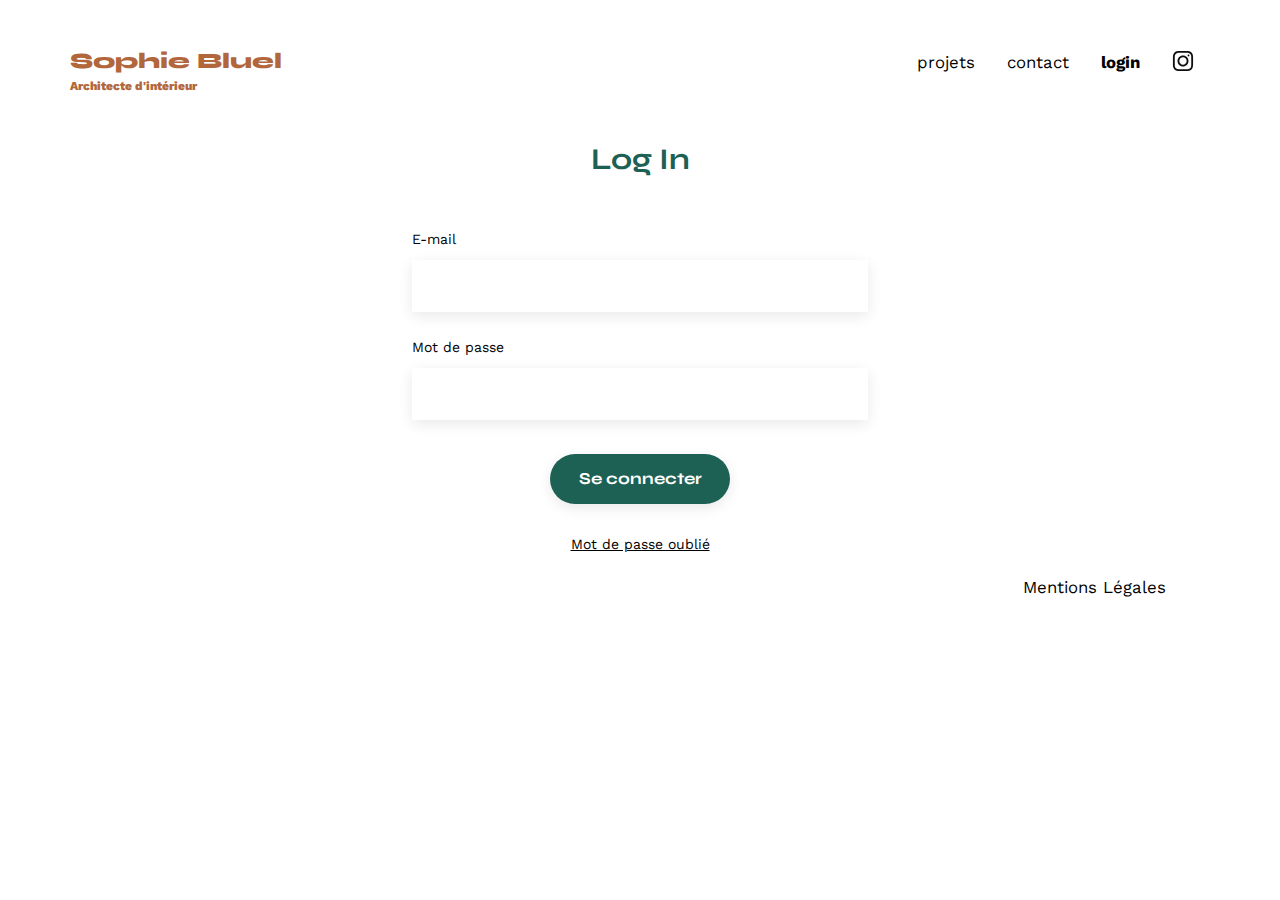
<file: FrontEnd/pages/login.html>
<!DOCTYPE html>
<html lang="fr">
  <head>
    <meta charset="UTF-8" />
    <title>Sophie Bluel - Login</title>
    <meta name="viewport" content="width=device-width, initial-scale=1.0" />
    <link rel="preconnect" href="https://fonts.googleapis.com" />
    <link rel="preconnect" href="https://fonts.gstatic.com" crossorigin />
    <link
      href="https://fonts.googleapis.com/css2?family=Syne:wght@700;800&family=Work+Sans&display=swap"
      rel="stylesheet"
    />
    <meta name="description" content="" />
    <link rel="stylesheet" href="../assets/style.css" />
  </head>
  <body>
    <header>
      <h1>
        <a href="/index.html">Sophie Bluel <br>
          <span>Architecte d'intérieur</a></span>
      </h1>
      <nav>
        <ul>
          <li>projets</li>
          <li>contact</li>
          <li class="active-tab"><a href="login.html">login</a></li>
          <li><img src="../assets/icons/instagram.svg" alt="Instagram" /></li>
        </ul>
      </nav>
    </header>
    <main>
      <section id="login">
        <h2>Log In</h2>
        <form id="loginForm" action="" method="POST">
          <label for="email">E-mail</label>
          <input type="text" name="email" id="email" autocomplete="email" />
          <label for="password">Mot de passe</label>
          <input
            type="password"
            name="password"
            id="password"
            autocomplete="current-password"
          />
          <p id="loginError"></p>
          <input type="submit" value="Se connecter" />
        </form>
        <p>
          <a href=""><u>Mot de passe oublié</u></a>
        </p>
      </section>
    </main>
    <footer>
      <nav>
        <ul>
          <li>Mentions Légales</li>
        </ul>
      </nav>
    </footer>
    <script src="../scripts/login.js"></script>
  </body>
</html>
</file>
<file: FrontEnd/assets/style.css>
html,
body,
div,
span,
applet,
object,
iframe,
h1,
h2,
h3,
h4,
h5,
h6,
p,
blockquote,
pre,
a,
abbr,
acronym,
address,
big,
cite,
code,
del,
dfn,
em,
img,
ins,
kbd,
q,
s,
samp,
small,
strike,
strong,
sub,
sup,
tt,
var,
b,
u,
i,
center,
dl,
dt,
dd,
ol,
ul,
li,
fieldset,
form,
label,
legend,
table,
caption,
tbody,
tfoot,
thead,
tr,
th,
td,
article,
aside,
canvas,
details,
embed,
figure,
figcaption,
footer,
header,
hgroup,
menu,
nav,
output,
ruby,
section,
summary,
time,
mark,
audio,
video {
  margin: 0;
  padding: 0;
  border: 0;
  font-size: 100%;
  font: inherit;
  vertical-align: baseline;
}

a {
  color: inherit;
  text-decoration: none;
}
/* HTML5 display-role reset for older browsers */
article,
aside,
details,
figcaption,
figure,
footer,
header,
hgroup,
menu,
nav,
section {
  display: block;
}
body {
  line-height: 1;
}
ol,
ul {
  list-style: none;
}
blockquote,
q {
  quotes: none;
}
blockquote:before,
blockquote:after,
q:before,
q:after {
  content: "";
  content: none;
}
table {
  border-collapse: collapse;
  border-spacing: 0;
}
/** end reset css**/
body {
  max-width: 1140px;
  margin: auto;
  font-family: "Work Sans";
  font-size: 14px;
}
header {
  display: flex;
  justify-content: space-between;
  margin: 50px 0;
}

header span {
  font-family: "Work Sans";
  font-size: 12px;
}

header img {
  width: 22px;
  height: auto;
}
section {
  margin: 50px 0;
}

h1 {
  display: flex;
  flex-direction: column;
  font-family: "Syne";
  font-size: 22px;
  font-weight: 800;
  color: #b1663c;
}

h1 > span {
  font-family: "Work Sans";
  font-size: 10px;
  letter-spacing: 0.1em;
}

h2 {
  font-family: "Syne";
  font-weight: 700;
  font-size: 30px;
  color: #1d6154;
}

nav ul {
  display: flex;
  align-items: center;
  list-style-type: none;
}
nav li {
  padding: 0 16px;
  font-size: 1.2em;
  cursor: pointer;
}

.active-tab,
.active-tab:hover {
  font-weight: bolder;
  color: inherit;
}

li:hover {
  color: #b1663c;
}
#introduction {
  display: flex;
  align-items: center;
}
#introduction figure {
  flex: 1;
}
#introduction img {
  display: block;
  margin: auto;
  width: 80%;
}

#introduction article {
  flex: 1;
}
#introduction h2 {
  margin-bottom: 1em;
}

#introduction p {
  margin-bottom: 0.5em;
}
#portfolio h2 {
  text-align: center;
  margin-bottom: 1em;
}
.gallery {
  width: 100%;
  display: grid;
  grid-template-columns: 1fr 1fr 1fr;
  grid-column-gap: 20px;
  grid-row-gap: 20px;
}
.gallery figure img:first-child {
  width: 100%;
}

/* FILTRES */

#filters {
  display: flex;
  justify-content: center;
  gap: 14px;
  margin-bottom: 40px;
}

.filter {
  font-family: "Syne";
  font-size: 16px;
  border: 1px solid #1d6154;
  border-radius: 60px;
  color: #1d6154;
  padding: 8px 16px;
  cursor: pointer;
  transition: scale 0.3s ease-in-out, color 0.1s ease-in-out,
    background-color 0.2s ease-in-out;
  user-select: none;
}

.filter:hover {
  scale: 1.03;
  color: #1d6154;
}

.filter:focus {
  scale: 1.03;
  background-color: #1d6154;
  color: white;
  border: none;
}

#contact {
  width: 50%;
  margin: auto;
}
#contact > * {
  text-align: center;
}
#contact h2 {
  margin-bottom: 20px;
}
#contact form {
  text-align: left;
  margin-top: 30px;
  display: flex;
  flex-direction: column;
}

#contact input {
  height: 50px;
  font-size: 1.2em;
  border: none;
  box-shadow: 0px 4px 14px rgba(0, 0, 0, 0.09);
}
#contact label {
  margin: 2em 0 1em 0;
}
#contact textarea {
  border: none;
  box-shadow: 0px 4px 14px rgba(0, 0, 0, 0.09);
}

input[type="submit"] {
  font-family: "Syne";
  font-weight: 700;
  color: white;
  background-color: #1d6154;
  margin: 2em auto;
  width: 180px;
  text-align: center;
  border-radius: 60px;
}

footer nav ul {
  display: flex;
  justify-content: flex-end;
  margin: 2em;
}

/* LOGIN */

#login {
  width: 40%;
  margin: auto;
}
#login > * {
  text-align: center;
}
#login h2 {
  margin-bottom: 20px;
}
#login form {
  text-align: left;
  margin-top: 30px;
  display: flex;
  flex-direction: column;
}

#login input {
  height: 50px;
  font-size: 1.2em;
  border: none;
  box-shadow: 0px 4px 14px rgba(0, 0, 0, 0.09);
}
#login label {
  margin: 2em 0 1em 0;
}
#login textarea {
  border: none;
  box-shadow: 0px 4px 14px rgba(0, 0, 0, 0.09);
}

.edit-mode-banner {
  position: absolute;
  display: flex;
  flex-direction: row;
  align-items: center;
  justify-content: center;
  top: 0;
  left: 0;
  padding: 16px 0;
  background-color: black;
  color: white;
  width: 100%;
}

.edit-mode-banner img {
  width: 16px;
  height: auto;
  padding-right: 1rem;
}

#portfolio {
  position: relative;
}

/* EDIT MODE */

.edit-projects-button {
  display: none;
  flex-direction: row;
  position: absolute;
  top: 1em;
  right: 32%;
  cursor: pointer;
}

.edit-projects-button img {
  width: 16px;
  height: auto;
  padding-right: 0.5rem;
}

#editProjectsButton {
  display: none;
  position: absolute;
  top: 0.6em;
  justify-content: center;
  align-items: center;
  right: 33%;
  border: none;
  background-color: inherit;
  gap: 0.5em;
}
#editProjectsButton img {
  width: 20px;
  height: auto;
}
/* Modal Styles */
#editModal {
  display: none;
  justify-content: center;
  align-items: center;
  position: fixed;
  z-index: 1;
  left: 0;
  top: 0;
  width: 100%;
  height: 100%;
  overflow: auto;
  background-color: rgb(0, 0, 0);
  background-color: rgba(0, 0, 0, 0.4);
}

.modal-content {
  position: relative;
  display: flex;
  flex-direction: column;
  justify-content: space-around;
  align-items: center;
  gap: 2rem;
  background-color: #fefefe;
  padding: 20px;
  border: 1px solid #888;
  width: 80%;
  max-width: 600px;
  height: 100%;
  max-height: 600px;
}
#deleteProjectForm {
  width: 100%;
  height: 100%;
  display: flex;
  flex-direction: column;
  align-items: center;
  justify-content: space-around;
}
#addProjectForm {
  width: 100%;
  height: 100%;
  display: flex;
  flex-direction: column;
  align-items: center;
  justify-content: space-around;
}
#addProjectForm input,
#addProjectForm select {
  width: 80%;
  height: 50px;
  font-size: 1.2em;
  border: none;
  box-shadow: 0px 4px 14px rgba(0, 0, 0, 0.09);
}

#addProjectForm #submitProjectButton {
  width: fit-content;
  padding: 0 6em;
}

#addProjectForm .disabled-button {
  background-color: grey;
  cursor: not-allowed;
}

#addProjectForm label {
  width: 80%;
  display: flex;
  justify-content: flex-start;
  font-family: "Work Sans";
  font-weight: bolder;
  font-size: 16px;
  margin-bottom: -1em;
}

#addProjectForm #addFile p {
  margin: 1em 0 0.5em 0;
  font-family: "Work Sans";
  font-size: 12px;
}

#addFile {
  display: flex;
  flex-direction: column;
  justify-content: space-around;
  align-items: center;
  width: 80%;
  height: 160px;
  background-color: #e8f1f6;
}

#addFile label {
  font-family: "Work Sans";
  font-weight: bolder;
  font-size: 14px;
  color: #306685;
  background-color: #cbd6dc;
  width: fit-content;
  text-align: center;
  border-radius: 60px;
  border: none;
  padding: 12px 32px;
  cursor: pointer;
}

.picture-icon {
  width: 80px;
  height: auto;
}

input[type="file"] {
  display: none;
}
#modalProjects {
  width: 80%;
  display: flex;
  flex-direction: row;
  flex-wrap: wrap;
  justify-content: center;
  align-items: center;
  gap: 8px;
}

.modal-content button {
  font-family: "Syne";
  font-weight: 700;
  color: white;
  background-color: #1d6154;
  width: fit-content;
  text-align: center;
  border-radius: 60px;
  border: none;
  padding: 8px 48px;
}

.form-title {
  font-family: "Work Sans";
  font-size: 24px;
}

#modalProjects figure {
  width: 18%;
  height: auto;
}

#modalProjects img:first-child {
  object-fit: cover;
  width: 100%;
}

#modalProjects figcaption {
  display: none;
}

.close-button {
  position: absolute;
  top: 0;
  right: 0;
  margin: 24px;
  color: #aaa;
  align-self: flex-end; /* Alignement à droite */
  font-size: 28px;
  font-weight: bold;
  cursor: pointer; /* Pointeur en forme de main */
}

.close-button:hover,
.close-button:focus {
  color: black;
  text-decoration: none;
}

.project-figure {
  position: relative;
}

.bin-icon {
  width: 16px;
  height: auto;
  position: absolute;
  top: 0;
  right: 0;
  color: white;
  cursor: pointer;
}
</file>
